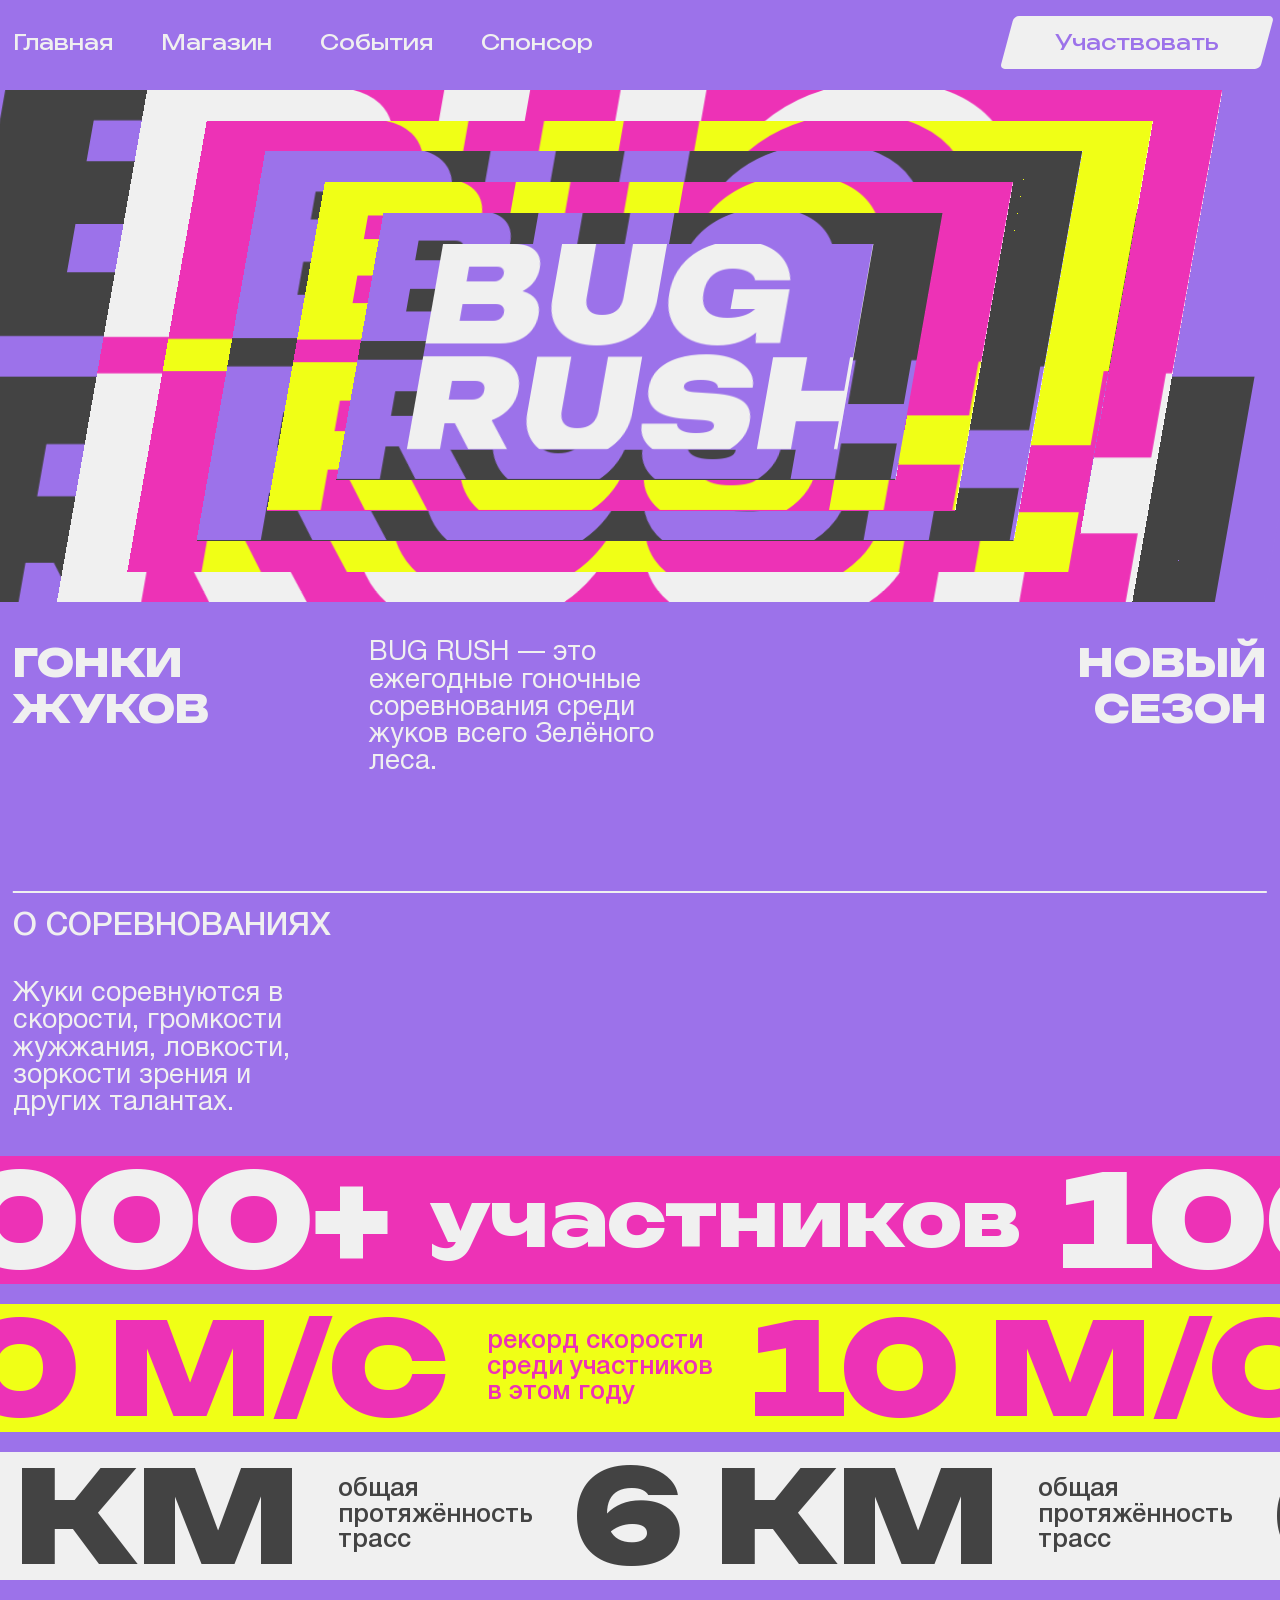
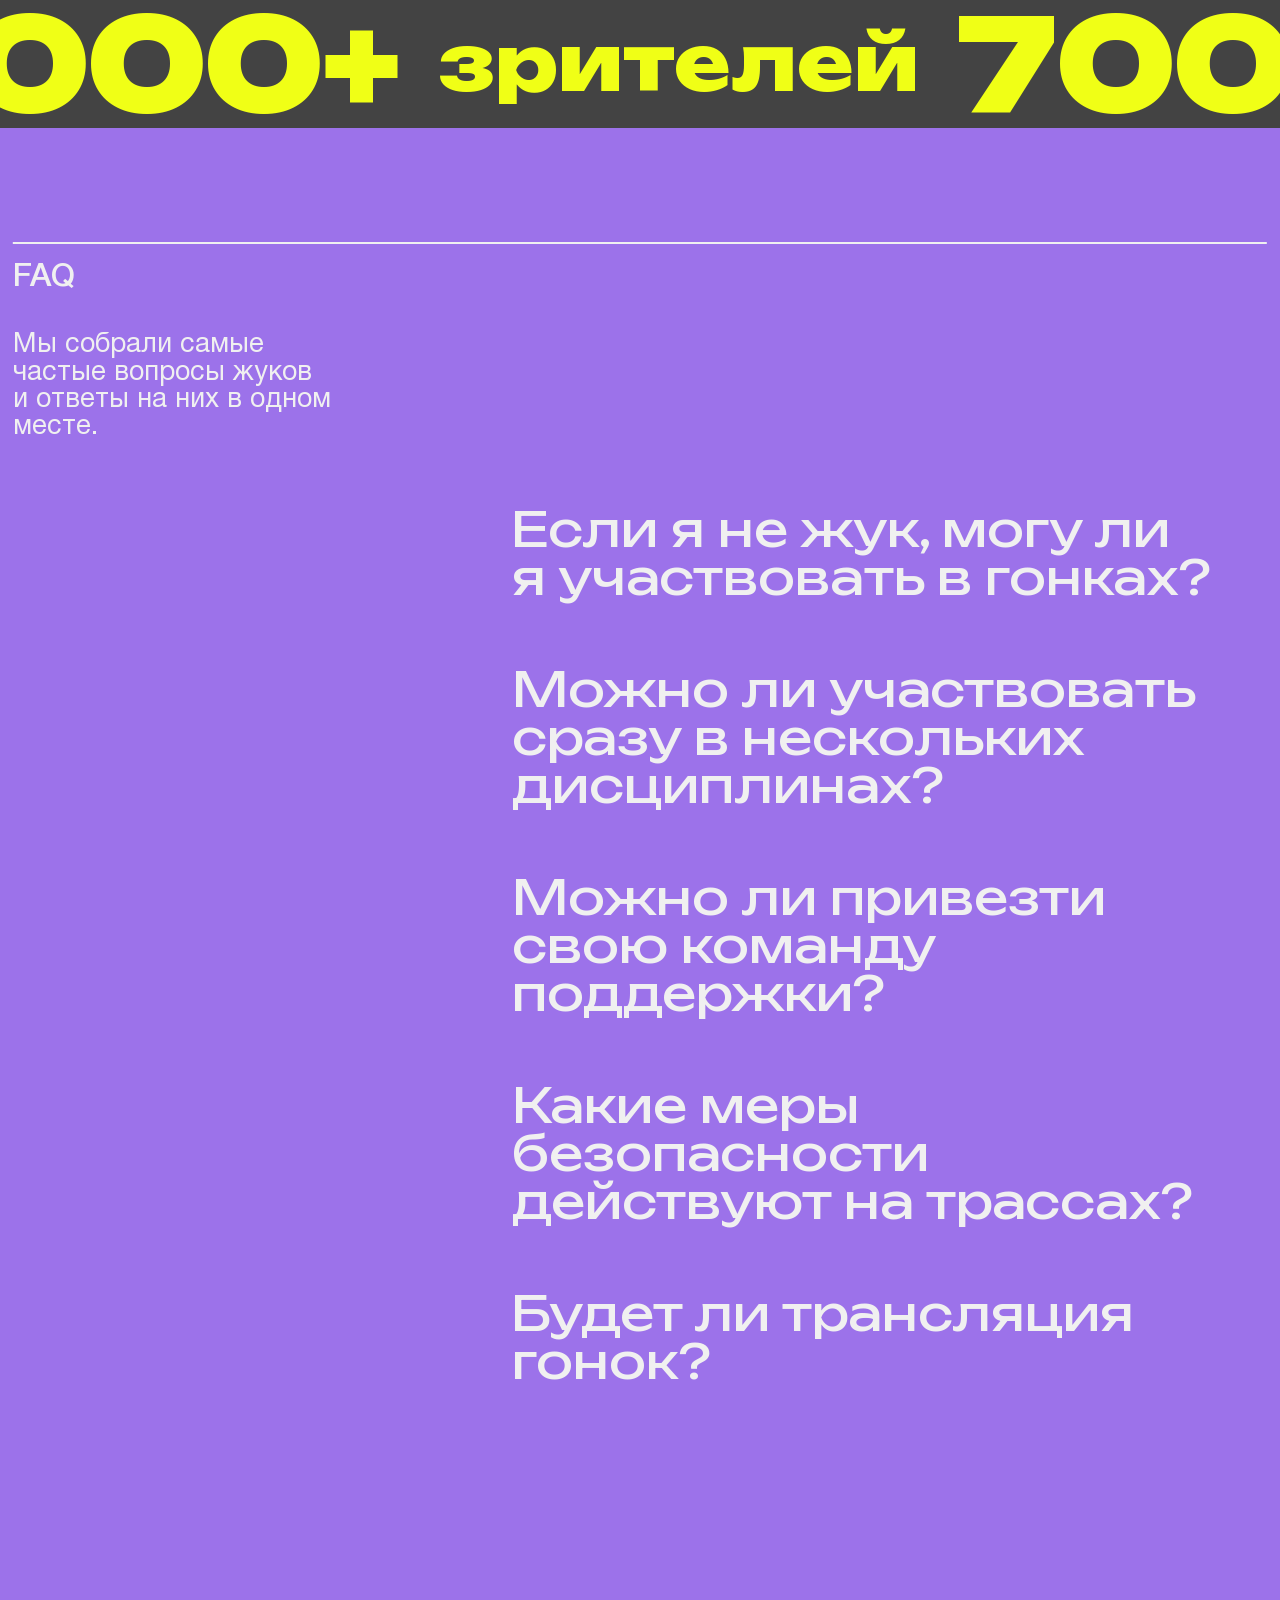
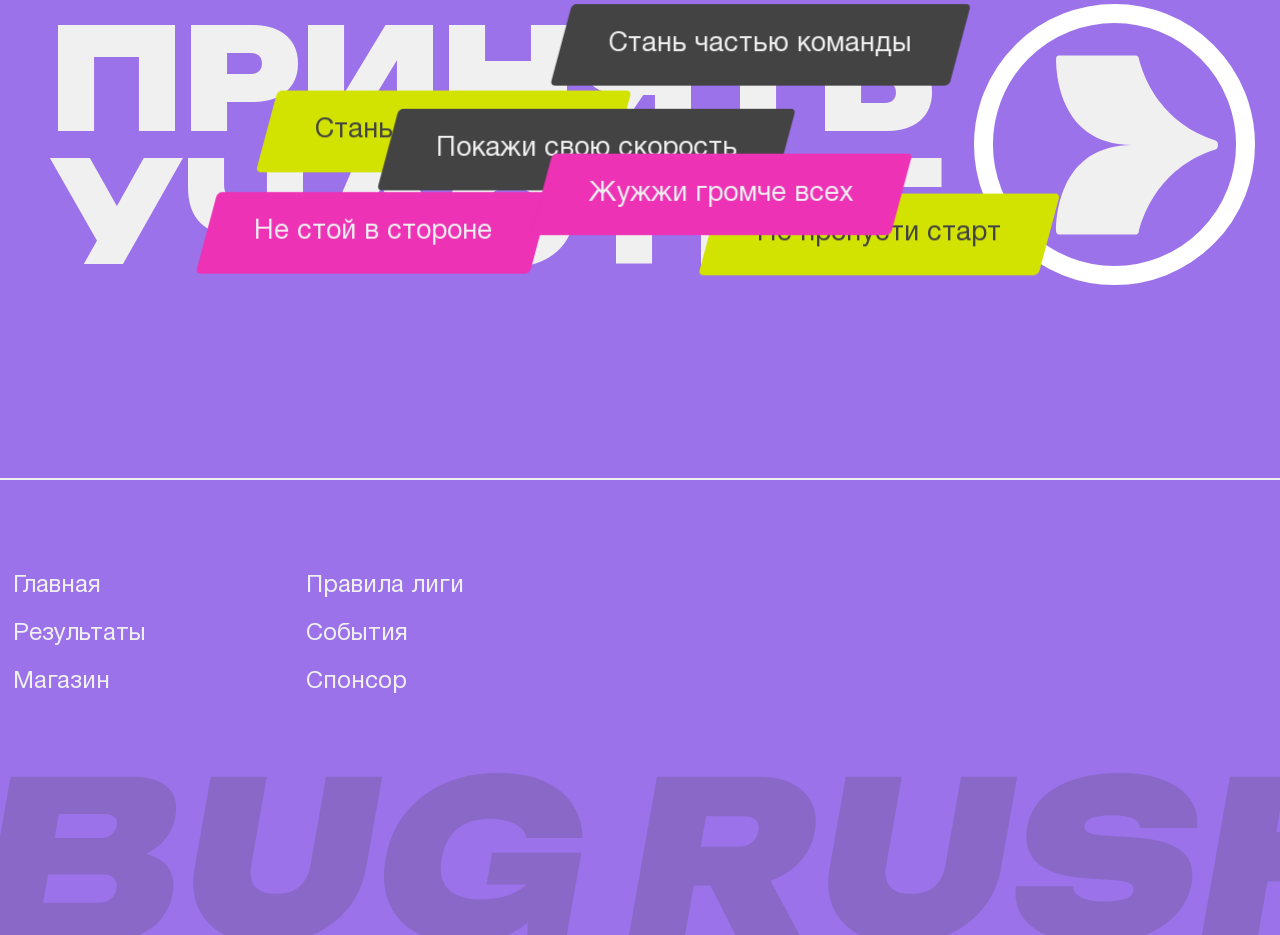
<file: index.html>
<!doctype html>
<html lang="en">
  <head>
    <meta charset="UTF-8" />
    <meta name="viewport" content="width=device-width, initial-scale=1.0" />
    <link rel="icon" href="/icons/participate-icon.svg" sizes="any" />

    <link rel="stylesheet" href="stylesheets/style.css" />
    <script src="scripts/script.js"></script>
    <script src="scripts/parallax-hero-section.js"></script>
    <script src="scripts/ribbons.js"></script>
    <script src="scripts/tags-cloud-section.js"></script>
    <script src="scripts/faq.js"></script>

    <title>Главная</title>
  </head>
  <body>
    <header>
      <!-- Десктоп -->
      <nav id="desktopMenu">
        <div>
          <a href="index.html">Главная</a>
          <a href="shop.html">Магазин</a>
          <a href="events.html">События</a>
          <a href="partner.html">Спонсор</a>
        </div>
        <a href="apply.html">Участвовать</a>
      </nav>

      <!-- Бургер иконка-->
      <div id="burger">
        <img src="icons/burger-icon.svg" alt="" />
      </div>
    </header>

    <!-- Мобильное меню на весь экран -->
    <div id="mobileMenu">
      <a href="index.html">Главная</a>
      <div class="divider"></div>

      <a href="shop.html">Магазин</a>
      <div class="divider"></div>

      <a href="events.html">События</a>
      <div class="divider"></div>

      <a href="partner.html">Спонсор</a>
      <div class="divider"></div>

      <a href="apply.html">Участвовать</a>
    </div>

    <div class="parallax-hero-section">
      <!-- data-factor -- степень смещения плашки за курсором -->
      <div class="layer layer0" data-factor="0.00">
        <h1>
          BUG <br />
          RUSH
        </h1>
      </div>

      <div class="layer layer1" data-factor="0.1">
        <h1>
          BUG <br />
          RUSH
        </h1>
      </div>

      <div class="layer layer2" data-factor="0.20">
        <h1>
          BUG <br />
          RUSH
        </h1>
      </div>

      <div class="layer layer3" data-factor="0.30">
        <h1>
          BUG <br />
          RUSH
        </h1>
      </div>

      <div class="layer layer4" data-factor="0.40">
        <h1>
          BUG <br />
          RUSH
        </h1>
      </div>

      <div class="layer layer5" data-factor="0.50">
        <h1>
          BUG<br />
          RUSH
        </h1>
      </div>

      <div class="layer layer6" data-factor="0.6">
        <h1>
          BUG <br />
          RUSH
        </h1>
      </div>
    </div>

    <div class="subheader-section">
      <div>
        <h1 class="subheader">
          ГОНКИ <br />
          ЖУКОВ
        </h1>
        <p>
          BUG RUSH — это ежегодные гоночные соревнования среди жуков всего
          Зелёного леса.
        </p>
      </div>
      <h1 class="subheader">
        НОВЫЙ <br />
        СЕЗОН
      </h1>
    </div>

    <div class="rubric">
      <h1>О СОРЕВНОВАНИЯХ</h1>
      <p>
        Жуки соревнуются в скорости, громкости жужжания, ловкости, зоркости
        зрения и других талантах.
      </p>
    </div>

    <div class="ribbons-section">
      <div class="ribbon-wrap ribbon-wrap-1" data-depth="40" data-rotate="1">
        <div class="ribbon-content ribbon-content-1">
          <h1>1000+</h1>
          <h2>участников</h2>

          <h1>1000+</h1>
          <h2>участников</h2>

          <h1>1000+</h1>
          <h2>участников</h2>

          <h1>1000+</h1>
          <h2>участников</h2>
        </div>
      </div>
      <div class="ribbon-wrap ribbon-wrap-2" data-depth="20" data-rotate="-2">
        <div class="ribbon-content ribbon-content-2">
          <h1>10 М/С</h1>
          <p>
            рекорд скорости <br />
            среди участников<br />
            в этом году
          </p>

          <h1>10 М/С</h1>
          <p>
            рекорд скорости <br />
            среди участников<br />
            в этом году
          </p>

          <h1>10 М/С</h1>
          <p>
            рекорд скорости <br />
            среди участников<br />
            в этом году
          </p>

          <h1>10 М/С</h1>
          <p>
            рекорд скорости <br />
            среди участников<br />
            в этом году
          </p>
        </div>
      </div>
      <div class="ribbon-wrap ribbon-wrap-3" data-depth="10" data-rotate="-1">
        <div class="ribbon-content ribbon-content-3">
          <h1>6 КМ</h1>
          <p>
            общая <br />
            протяжённость<br />
            трасс
          </p>

          <h1>6 КМ</h1>
          <p>
            общая <br />
            протяжённость<br />
            трасс
          </p>

          <h1>6 КМ</h1>
          <p>
            общая <br />
            протяжённость<br />
            трасс
          </p>

          <h1>6 КМ</h1>
          <p>
            общая <br />
            протяжённость<br />
            трасс
          </p>
        </div>
      </div>
      <div class="ribbon-wrap ribbon-wrap-4" data-depth="-10" data-rotate="1">
        <div class="ribbon-content ribbon-content-4">
          <h1>7000+</h1>
          <h2>зрителей</h2>

          <h1>7000+</h1>
          <h2>зрителей</h2>

          <h1>7000+</h1>
          <h2>зрителей</h2>

          <h1>7000+</h1>
          <h2>зрителей</h2>
        </div>
      </div>
    </div>

    <div class="rubric">
      <h1>FAQ</h1>
      <p>
        Мы собрали самые частые вопросы жуков и ответы на них в одном месте.
      </p>
    </div>

    <section class="faq-wrap">
      <!-- Вопрос 1 -->
      <div class="faq-item">
        <div
          class="faq-question"
          tabindex="0"
          role="button"
          aria-expanded="false"
        >
          <span class="faq-question-text"
            >Если я не жук, могу ли я участвовать в гонках?</span
          >
        </div>
        <div class="faq-answer">
          <p>
            К сожалению, к участию допускаются только жуки. Это связано с
            разными физическими возможностями разных насекомых из разных
            семейств, что затрудняет справедливую оценку для выявления
            победителей. Чтобы узнать о соревнованиях для других насекомых, вы
            можете обратиться в Лесную федерацию гоночного спорта. Однако вы
            можете стать зрителем или волонтёром, если хотите помочь и
            посмотреть на организацию гонок изнутри!
          </p>
        </div>
      </div>

      <!-- Вопрос 2 -->
      <div class="faq-item">
        <div
          class="faq-question"
          tabindex="0"
          role="button"
          aria-expanded="false"
        >
          <span class="faq-question-text"
            >Можно ли участвовать сразу в нескольких дисциплинах?</span
          >
        </div>
        <div class="faq-answer">
          <p>
            Да, участники могут зарегистрироваться в нескольких категориях.
            Однако важно учитывать расписание заездов и время на восстановление
            между ними. При высокой нагрузке рекомендуется воспользоваться
            услугами официального партнёра сервиса Гаражжж для подготовки к
            следующей гонке.
          </p>
        </div>
      </div>

      <!-- Вопрос 3 -->
      <div class="faq-item">
        <div
          class="faq-question"
          tabindex="0"
          role="button"
          aria-expanded="false"
        >
          <span class="faq-question-text"
            >Можно ли привезти свою команду поддержки?</span
          >
        </div>
        <div class="faq-answer">
          <p>
            Да, каждый участник может выступать с командой поддержки. Однако они
            не могут вмешиваться в процесс гонок и должны занимать места для
            зрителей.
          </p>
        </div>
      </div>

      <!-- Вопрос 4 -->
      <div class="faq-item">
        <div
          class="faq-question"
          tabindex="0"
          role="button"
          aria-expanded="false"
        >
          <span class="faq-question-text"
            >Какие меры безопасности действуют на трассах?</span
          >
        </div>
        <div class="faq-answer">
          <p>
            Все трассы проходят обязательную проверку перед началом фестиваля.
            Включены зоны мягкого приземления, контроль воздушных потоков и
            ограничение опасных участков. На протяжении заездов дежурят службы
            быстрого реагирования и ремонтные бригады партнёра Гаражжж.
            Участники обязаны пройти техосмотр перед стартом.
          </p>
        </div>
      </div>

      <!-- Вопрос 5 -->
      <div class="faq-item">
        <div
          class="faq-question"
          tabindex="0"
          role="button"
          aria-expanded="false"
        >
          <span class="faq-question-text">Будет ли трансляция гонок?</span>
        </div>
        <div class="faq-answer">
          <p>
            Да, все ключевые заезды будут транслироваться в режиме реального
            времени. Съёмку обеспечивает медиа отдел официального партнёра
            сервиса Гаражжж.
          </p>
        </div>
      </div>
    </section>

    <section id="flying-tags-section">
      <div class="tag tag-green">Не пропусти старт</div>
      <div class="tag tag-green">Стань частью гонки</div>
      <div class="tag tag-grey">Стань частью команды</div>
      <div class="tag tag-grey">Покажи свою скорость</div>
      <div class="tag tag-pink">Не стой в стороне</div>
      <div class="tag tag-pink">Жужжи громче всех</div>

      <a href="apply.html" id="participate-button">
        <h1>
          ПРИНЯТЬ <br />
          УЧАСТИЕ
        </h1>
        <img src="icons/participate-icon.svg" alt="" />
      </a>
    </section>

    <footer>
      <nav id="footerMenu">
        <ul>
          <li><a href="index.html">Главная</a></li>
          <li><a href="results.html">Результаты</a></li>
          <li><a href="shop.html">Магазин</a></li>
        </ul>
        <ul>
          <li><a href="">Правила лиги</a></li>
          <li><a href="events.html">События</a></li>
          <li><a href="partner.html">Спонсор</a></li>
        </ul>
      </nav>

      <div id="big-text-wrap">
        <span>BUG </span>
        <span>RUSH</span>
      </div>
    </footer>
  </body>
</html>
</file>
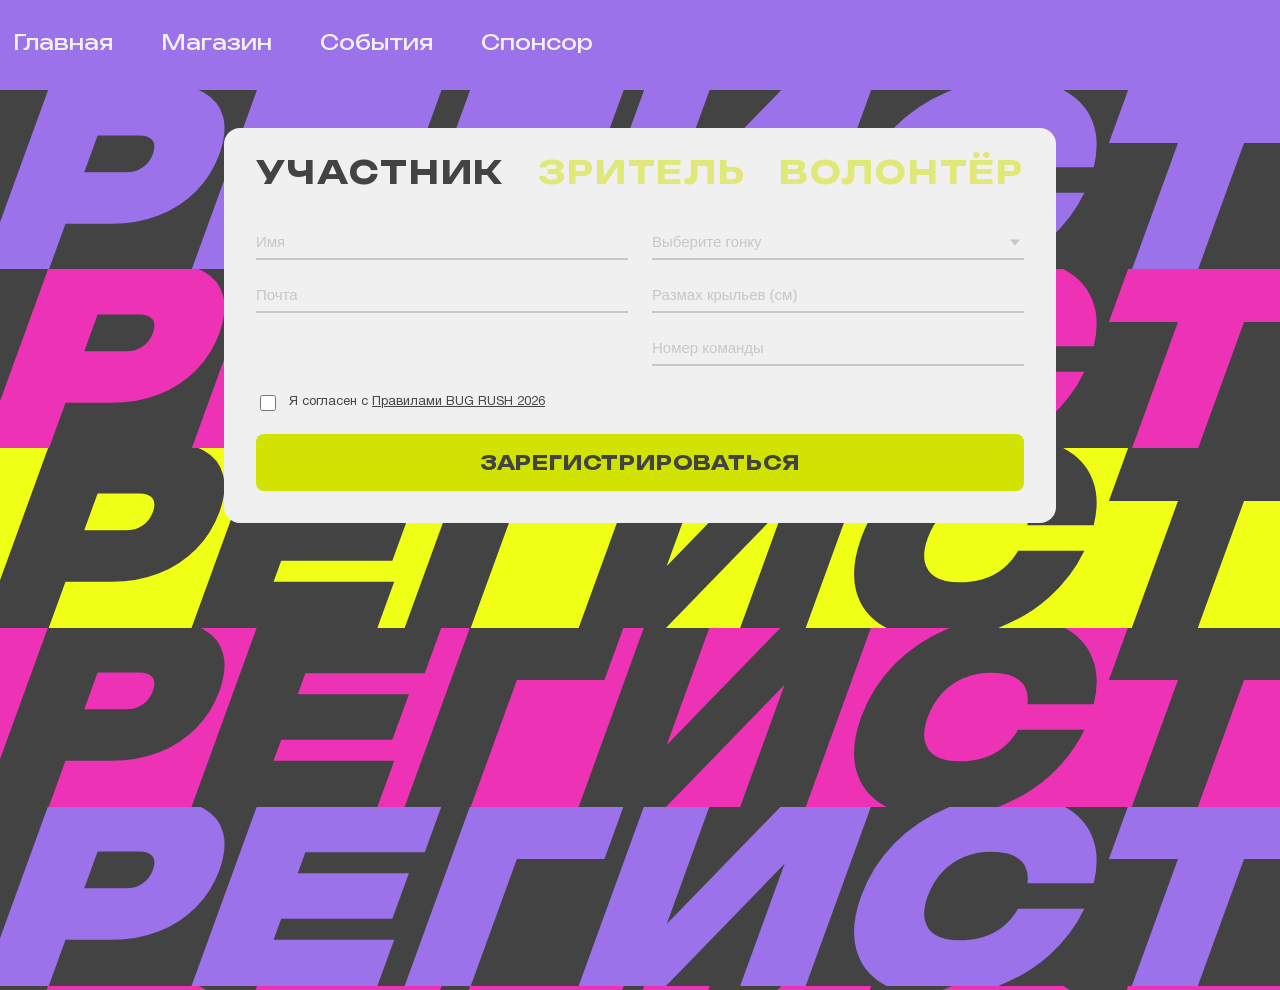
<file: apply.html>
<!doctype html>
<html lang="en">
  <head>
    <meta charset="UTF-8" />
    <meta name="viewport" content="width=device-width, initial-scale=1.0" />
    <link rel="icon" href="/icons/participate-icon.svg" sizes="any" />

    <link rel="stylesheet" href="stylesheets/style.css" />
    <script src="scripts/script.js"></script>
    <script src="scripts/apply.js"></script>

    <title>Регистрация</title>
  </head>
  <body>
    <header>
      <!-- Десктоп -->
      <nav id="desktopMenu">
        <div>
          <a href="index.html">Главная</a>
          <a href="shop.html">Магазин</a>
          <a href="events.html">События</a>
          <a href="partner.html">Спонсор</a>
        </div>
        <a href="apply.html" style="opacity: 0">Участвовать</a>
      </nav>

      <!-- Бургер иконка-->
      <div id="burger">
        <img src="icons/burger-icon.svg" alt="" />
      </div>
    </header>

    <!-- Мобильное меню на весь экран -->
    <div id="mobileMenu">
      <a href="index.html">Главная</a>
      <div class="divider"></div>

      <a href="shop.html">Магазин</a>
      <div class="divider"></div>

      <a href="events.html">События</a>
      <div class="divider"></div>

      <a href="partner.html">Спонсор</a>
      <div class="divider"></div>

      <a href="apply.html">Участвовать</a>
    </div>

    <div class="running-lines-wrap">
      <div class="running-lines">
        <div class="running-line running-line-1">
          <div class="running-line-content running-line-content-1">
            <h1>РЕГИСТРИРУЙСЯ</h1>
            <h1>РЕГИСТРИРУЙСЯ</h1>
          </div>
        </div>
        <div class="running-line running-line-1">
          <div class="running-line-content running-line-content-2">
            <h1>РЕГИСТРИРУЙСЯ</h1>
            <h1>РЕГИСТРИРУЙСЯ</h1>
          </div>
        </div>
        <div class="running-line running-line-1">
          <div class="running-line-content running-line-content-3">
            <h1>РЕГИСТРИРУЙСЯ</h1>
            <h1>РЕГИСТРИРУЙСЯ</h1>
          </div>
        </div>
        <div class="running-line running-line-1">
          <div class="running-line-content running-line-content-4">
            <h1>РЕГИСТРИРУЙСЯ</h1>
            <h1>РЕГИСТРИРУЙСЯ</h1>
          </div>
        </div>
        <div class="running-line running-line-1">
          <div class="running-line-content running-line-content-5">
            <h1>РЕГИСТРИРУЙСЯ</h1>
            <h1>РЕГИСТРИРУЙСЯ</h1>
          </div>
        </div>
        <div class="running-line running-line-1">
          <div class="running-line-content running-line-content-6">
            <h1>РЕГИСТРИРУЙСЯ</h1>
            <h1>РЕГИСТРИРУЙСЯ</h1>
          </div>
        </div>
        <div class="running-line running-line-1">
          <div class="running-line-content running-line-content-7">
            <h1>РЕГИСТРИРУЙСЯ</h1>
            <h1>РЕГИСТРИРУЙСЯ</h1>
          </div>
        </div>
        <div class="running-line running-line-1">
          <div class="running-line-content running-line-content-8">
            <h1>РЕГИСТРИРУЙСЯ</h1>
            <h1>РЕГИСТРИРУЙСЯ</h1>
          </div>
        </div>
      </div>
    </div>

    <div class="card-wrap">
      <div class="card" id="mainCard">
        <!-- вкладки -->
        <div class="tabs">
          <div class="tab active" data-tab="participant">УЧАСТНИК</div>
          <div class="tab" data-tab="spectator">ЗРИТЕЛЬ</div>
          <div class="tab" data-tab="volunteer">ВОЛОНТЁР</div>
        </div>
        <!-- форма УЧАСТНИКА -->
        <div class="form-body active" id="tab-participant">
          <!--  -->
          <div class="fields-grid">
            <div>
              <div class="field">
                <input type="text" placeholder="Имя" id="p-name" />
              </div>
              <div class="field">
                <input type="email" placeholder="Почта" id="p-email" />
              </div>
            </div>
            <!--  -->
            <div>
              <div class="field select-wrap">
                <select
                  id="p-race"
                  onchange="this.classList.toggle('filled', this.value !== '')"
                >
                  <option value="">Выберите гонку</option>
                  <option>Гонка по ползанию</option>
                  <option>Подводная трасса</option>
                  <option>Ветренное поле</option>
                  <option>Марафон по Зелёному лесу</option>
                  <option>Дрифт в Старой низине</option>
                  <option>Гонка с переносом груза</option>
                  <option>Подземная гонка по туннелям</option>
                </select>
              </div>
              <div class="field">
                <input
                  type="number"
                  placeholder="Размах крыльев (см)"
                  id="p-wing1"
                />
              </div>
              <div class="field">
                <input type="text" placeholder="Номер команды" id="p-team" />
              </div>
            </div>
          </div>
          <!--  -->
          <div class="checkbox-row">
            <input type="checkbox" id="participant-agree" />
            <label for="participant-agree">
              Я согласен с <a href="rules.html">Правилами BUG RUSH 2026</a>
            </label>
          </div>
          <button class="btn" data-type="participant">
            ЗАРЕГИСТРИРОВАТЬСЯ
          </button>
        </div>
        <!-- форма ЗРИТЕЛЯ -->
        <div class="form-body" id="tab-spectator">
          <div class="fields-grid">
            <div>
              <div class="field">
                <input type="text" placeholder="Имя" id="s-name" />
              </div>
              <div class="field">
                <input type="email" placeholder="Почта" id="s-email" />
              </div>
            </div>
            <div>
              <div class="field select-wrap">
                <select
                  id="s-ticket"
                  onchange="this.classList.toggle('filled', this.value !== '')"
                >
                  <option value="">Тип билета</option>
                  <option>Трибуна A (VIP)</option>
                  <option>Трибуна B</option>
                  <option>Онлайн-трансляция</option>
                </select>
              </div>
              <div class="field">
                <input
                  type="number"
                  placeholder="Количество билетов"
                  id="s-count"
                  min="1"
                  max="10"
                />
              </div>
            </div>
          </div>
          <div class="checkbox-row">
            <input type="checkbox" id="spectator-agree" />
            <label for="spectator-agree"
              >Я согласен с
              <a href="rules.html">Правилами BUG RUSH 2026</a></label
            >
          </div>
          <button class="btn" data-type="spectator">ЗАРЕГИСТРИРОВАТЬСЯ</button>
        </div>
        <!-- форма ВОЛОНТЁРА -->
        <div class="form-body" id="tab-volunteer">
          <div class="fields-grid">
            <div>
              <div class="field">
                <input type="text" placeholder="Имя" id="v-name" />
              </div>
              <div class="field">
                <input type="email" placeholder="Почта" id="v-email" />
              </div>
              <div class="field">
                <input type="tel" placeholder="Телефон" id="v-phone" />
              </div>
            </div>
            <div>
              <div class="field select-wrap">
                <select
                  id="v-role"
                  onchange="this.classList.toggle('filled', this.value !== '')"
                >
                  <option value="">Желаемая роль</option>
                  <option>Помощь гостям в навигации</option>
                  <option>Пресс-служба</option>
                  <option>Медицинская поддержка</option>
                </select>
              </div>
              <div class="field">
                <input type="text" placeholder="Опыт волонтёрства" id="v-exp" />
              </div>
            </div>
          </div>
          <div class="checkbox-row">
            <input type="checkbox" id="volunteer-agree" />
            <label for="volunteer-agree"
              >Я согласен с
              <a href="rules.html">Правилами BUG RUSH 2026</a></label
            >
          </div>
          <button class="btn" data-type="volunteer">ПОДАТЬ ЗАЯВКУ</button>
        </div>

        <!-- ЗАЯВКА ЗАПОЛНЕНА -->
        <div class="success-state" id="successState">
          <div class="success-icon">
            <img src="icons/success-icon.svg" alt="" />
          </div>

          <div class="success-title" id="successTitle">Заявка принята!</div>
          <div class="success-sub" id="successSub">
            Мы получили вашу заявку и свяжемся с вами по электронной почте в
            течение 2–3 рабочих дней.
          </div>
          <button class="reset-btn">Подать ещё одну заявку</button>
        </div>
      </div>
    </div>
  </body>
</html>
</file>
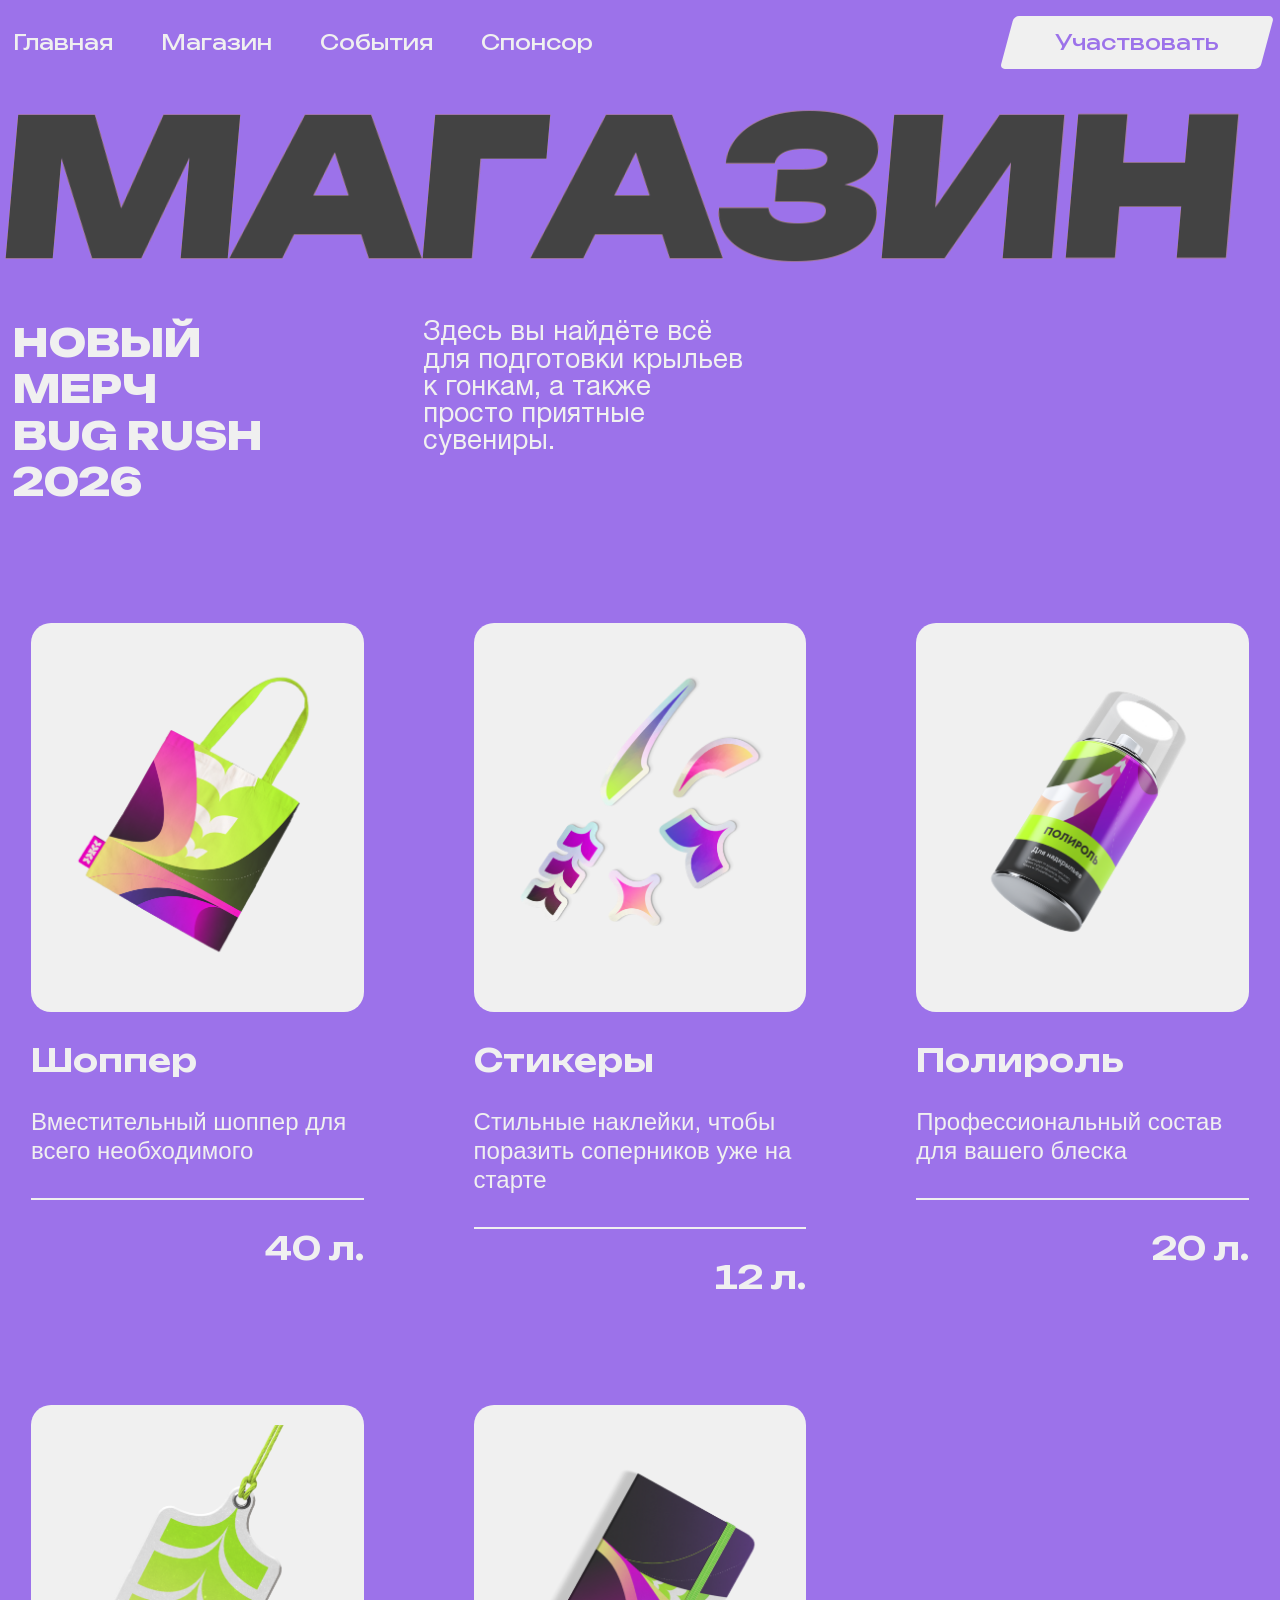
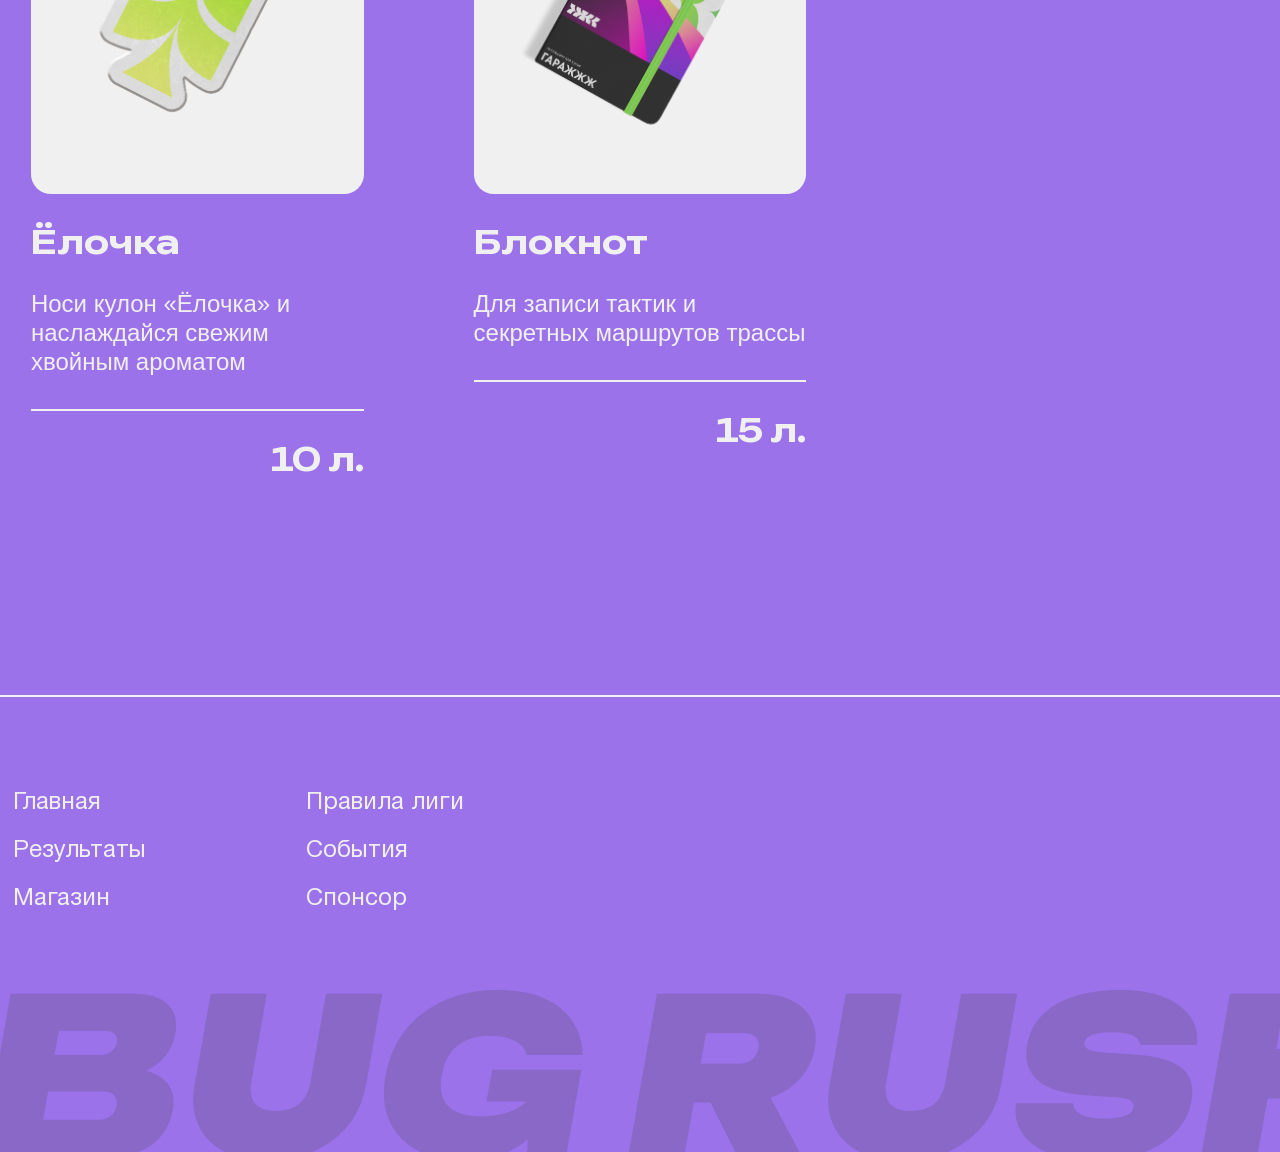
<file: shop.html>
<!doctype html>
<html lang="en">
  <head>
    <meta charset="UTF-8" />
    <meta name="viewport" content="width=device-width, initial-scale=1.0" />
    <link rel="icon" href="/icons/participate-icon.svg" sizes="any" />

    <link rel="stylesheet" href="stylesheets/style.css" />
    <script src="scripts/script.js"></script>
    <script src="scripts/shop-header.js"></script>
    <title>Магазин</title>
  </head>
  <body>
    <header>
      <!-- Десктоп -->
      <nav id="desktopMenu">
        <div>
          <a href="index.html">Главная</a>
          <a href="shop.html">Магазин</a>
          <a href="events.html">События</a>
          <a href="partner.html">Спонсор</a>
        </div>
        <a href="apply.html">Участвовать</a>
      </nav>

      <!-- Бургер иконка-->
      <div id="burger">
        <img src="icons/burger-icon.svg" alt="" />
      </div>
    </header>

    <!-- Мобильное меню на весь экран -->
    <div id="mobileMenu">
      <a href="index.html">Главная</a>
      <div class="divider"></div>

      <a href="shop.html">Магазин</a>
      <div class="divider"></div>

      <a href="events.html">События</a>
      <div class="divider"></div>

      <a href="partner.html">Спонсор</a>
      <div class="divider"></div>

      <a href="apply.html">Участвовать</a>
    </div>

    <div id="shop-header">
      <div class="letter-scene">
        <div class="letter-trigger">
          <div class="letter-stack">
            <span class="letter back-letter-3">М</span>
            <span class="letter back-letter-2">М</span>
            <span class="letter back-letter-1">М</span>
            <span class="letter front-letter">М</span>
          </div>
        </div>
      </div>

      <div class="letter-scene">
        <div class="letter-trigger">
          <div class="letter-stack">
            <span class="letter back-letter-3">А</span>
            <span class="letter back-letter-2">А</span>
            <span class="letter back-letter-1">А</span>
            <span class="letter front-letter">А</span>
          </div>
        </div>
      </div>
      <div class="letter-scene">
        <div class="letter-trigger">
          <div class="letter-stack">
            <span class="letter back-letter-3">Г</span>
            <span class="letter back-letter-2">Г</span>
            <span class="letter back-letter-1">Г</span>
            <span class="letter front-letter">Г</span>
          </div>
        </div>
      </div>
      <div class="letter-scene">
        <div class="letter-trigger">
          <div class="letter-stack">
            <span class="letter back-letter-3">А</span>
            <span class="letter back-letter-2">А</span>
            <span class="letter back-letter-1">А</span>
            <span class="letter front-letter">А</span>
          </div>
        </div>
      </div>
      <div class="letter-scene">
        <div class="letter-trigger">
          <div class="letter-stack">
            <span class="letter back-letter-3">З</span>
            <span class="letter back-letter-2">З</span>
            <span class="letter back-letter-1">З</span>
            <span class="letter front-letter">З</span>
          </div>
        </div>
      </div>

      <div class="letter-scene">
        <div class="letter-trigger">
          <div class="letter-stack">
            <span class="letter back-letter-3">И</span>
            <span class="letter back-letter-2">И</span>
            <span class="letter back-letter-1">И</span>
            <span class="letter front-letter">И</span>
          </div>
        </div>
      </div>

      <div class="letter-scene">
        <div class="letter-trigger">
          <div class="letter-stack">
            <span class="letter back-letter-3">Н</span>
            <span class="letter back-letter-2">Н</span>
            <span class="letter back-letter-1">Н</span>
            <span class="letter front-letter">Н</span>
          </div>
        </div>
      </div>
    </div>

    <section class="subheader-section">
      <div>
        <h1 class="subheader">
          НОВЫЙ <br />
          МЕРЧ <br />BUG RUSH <br />
          2026
        </h1>
        <p>
          Здесь вы найдёте всё для подготовки крыльев к гонкам, а также просто
          приятные сувениры.
        </p>
      </div>
    </section>

    <section id="products-grid">
      <div class="product-card" id="product-card-1">
        <div class="product-image-wrapper">
          <img
            src="img/shopper.png"
            alt="Название товара"
            class="product-image"
          />
        </div>
        <h2 class="product-title">Шоппер</h2>
        <p class="product-description">
          Вместительный шоппер для всего необходимого
        </p>
        <div class="divider"></div>
        <div class="product-price">40 л.</div>
      </div>

      <div class="product-card" id="product-card-2">
        <div class="product-image-wrapper">
          <img
            src="img/stickers.png"
            alt="Название товара"
            class="product-image"
          />
        </div>
        <h2 class="product-title">Стикеры</h2>
        <p class="product-description">
          Стильные наклейки, чтобы поразить соперников уже на старте
        </p>
        <div class="divider"></div>
        <div class="product-price">12 л.</div>
      </div>

      <div class="product-card" id="product-card-3">
        <div class="product-image-wrapper">
          <img
            src="img/spray.png"
            alt="Название товара"
            class="product-image"
          />
        </div>
        <h2 class="product-title">Полироль</h2>
        <p class="product-description">
          Профессиональный состав для вашего блеска
        </p>
        <div class="divider"></div>
        <div class="product-price">20 л.</div>
      </div>

      <div class="product-card" id="product-card-4">
        <div class="product-image-wrapper">
          <img
            src="img/freshener.png"
            alt="Название товара"
            class="product-image"
          />
        </div>
        <h2 class="product-title">Ёлочка</h2>
        <p class="product-description">
          Носи кулон «Ёлочка» и наслаждайся свежим хвойным ароматом
        </p>
        <div class="divider"></div>
        <div class="product-price">10 л.</div>
      </div>

      <div class="product-card" id="product-card-5">
        <div class="product-image-wrapper">
          <img
            src="img/notebook.png"
            alt="Название товара"
            class="product-image"
          />
        </div>
        <h2 class="product-title">Блокнот</h2>
        <p class="product-description">
          Для записи тактик и секретных маршрутов трассы
        </p>
        <div class="divider"></div>
        <div class="product-price">15 л.</div>
      </div>
    </section>

    <footer>
      <nav id="footerMenu">
        <ul>
          <li><a href="index.html">Главная</a></li>
          <li><a href="results.html">Результаты</a></li>
          <li><a href="shop.html">Магазин</a></li>
        </ul>
        <ul>
          <li><a href="">Правила лиги</a></li>
          <li><a href="events.html">События</a></li>
          <li><a href="partner.html">Спонсор</a></li>
        </ul>
      </nav>

      <div id="big-text-wrap">
        <span>BUG </span>
        <span>RUSH</span>
      </div>
    </footer>
  </body>
</html>
</file>
<file: stylesheets/style.css>
@import 'reset.css';
@import 'fonts.css';
@import 'layout.css';

@import 'parallax-hero-section.css';
@import 'ribbons.css';
@import 'tags-cloud-section.css';
@import 'events-list-section.css';
@import 'shop-header.css';
@import 'shop.css';
@import 'apply.css';
@import 'cylinder-carousel.css';
@import 'partner.css';
@import 'faq.css';

@import 'adaptive.css';
</file>
